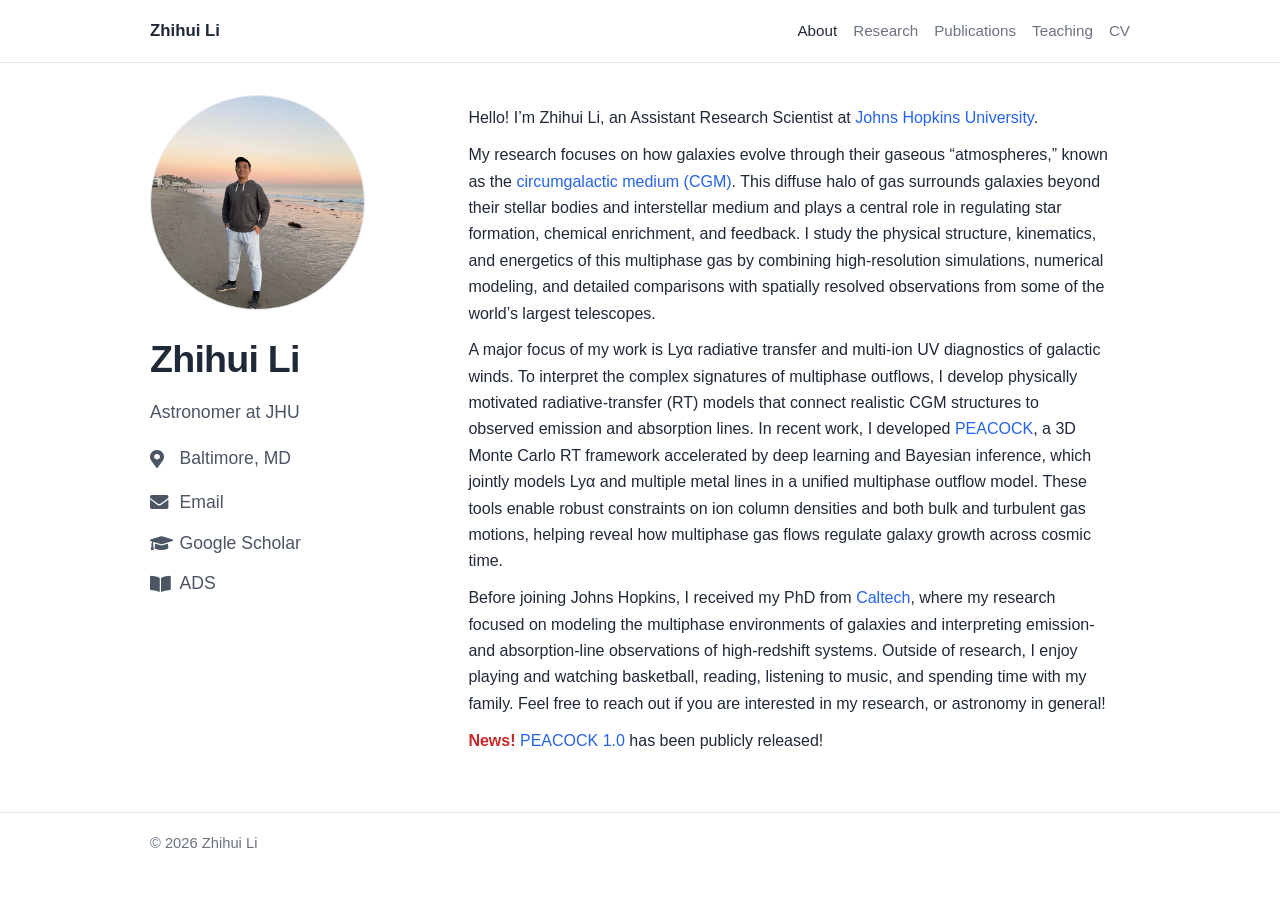
<file: index.html>
<!DOCTYPE html>
<html lang="en">
<head>
	<meta charset="utf-8" />
	<meta name="viewport" content="width=device-width, initial-scale=1" />
	<title>Zhihui Li</title>
	<link rel="stylesheet" href="assets/css/fontawesome-all.min.css" />
	<link rel="stylesheet" href="assets/css/site.css" />
	<script defer src="https://cloud.umami.is/script.js" data-website-id="86002db8-b729-41ef-81ea-08b7415d2f4f"></script>
</head>
<body class="home-page">
	<header class="site-header">
		<div class="container nav-wrap">
			<a class="site-name" href="index.html">Zhihui Li</a>
			<nav class="site-nav">
				<a class="active" href="index.html">About</a>
				<a href="research.html">Research</a>
				<a href="publications.html">Publications</a>
				<a href="teaching.html">Teaching</a>
				<a href="cv.html">CV</a>
			</nav>
		</div>
	</header>

	<main class="container page-layout">
		<aside class="left-sidebar">
			<section class="profile-card">
				<img class="card-avatar" src="images/selfie.jpg" alt="Zhihui Li" />
				<h2 class="card-name">Zhihui Li</h2>
				<p class="card-tags">Astronomer at JHU</p>
				<p class="card-affiliation">
					<i class="fas fa-map-marker-alt" aria-hidden="true"></i>
					<span>Baltimore, MD</span>
				</p>
				<ul class="card-links">
					<li>
						<a class="link-email" href="mailto:zli367@jh.edu">
							<i class="fas fa-envelope" aria-hidden="true"></i>
							<span>Email</span>
						</a>
					</li>
					<li>
						<a class="link-scholar" href="https://scholar.google.com/citations?user=3MVn1_MAAAAJ&amp;hl=en" target="_blank" rel="noopener noreferrer"
							data-goatcounter-click="google-scholar" data-goatcounter-title="Google Scholar" data-goatcounter-no-session="1">
							<i class="fas fa-graduation-cap" aria-hidden="true"></i>
							<span>Google Scholar</span>
						</a>
					</li>
					<li>
						<a class="link-ads" href="https://ui.adsabs.harvard.edu/search/p_=0&q=orcid%3A0000-0001-5113-7558&sort=date%20desc%2C%20bibcode%20desc" target="_blank" rel="noopener noreferrer">
							<i class="fas fa-book-open" aria-hidden="true"></i>
							<span>ADS</span>
						</a>
					</li>
				</ul>
			</section>
		</aside>

		<div class="main-content">
			<section>
				<div>
					<p>Hello! I’m Zhihui Li, an Assistant Research Scientist at <a href="https://physics-astronomy.jhu.edu/" target="_blank" rel="noopener noreferrer" style="text-decoration:none;border-bottom:0;box-shadow:none;background-image:none;">Johns Hopkins University</a>.</p>
					<p>
						My research focuses on how galaxies evolve through their gaseous “atmospheres,” known as the <a href="https://ui.adsabs.harvard.edu/abs/2017ARA%26A..55..389T/abstract" target="_blank" rel="noopener noreferrer" style="text-decoration:none;border-bottom:0;box-shadow:none;background-image:none;">circumgalactic medium (CGM)</a>.
						This diffuse halo of gas surrounds galaxies beyond their stellar bodies and interstellar medium and plays a central role
						in regulating star formation, chemical enrichment, and feedback. I study the physical structure, kinematics, and energetics
						of this multiphase gas by combining high-resolution simulations, numerical modeling, and detailed comparisons with
						spatially resolved observations from some of the world’s largest telescopes.
					</p>
					<p>
						A major focus of my work is Lyα radiative transfer and multi-ion UV diagnostics of galactic winds. To interpret the complex
						signatures of multiphase outflows, I develop physically motivated radiative-transfer (RT) models that connect realistic CGM
						structures to observed emission and absorption lines. In recent work, I developed <a href="https://arxiv.org/abs/2603.06546" target="_blank" rel="noopener noreferrer" style="text-decoration:none;border-bottom:0;box-shadow:none;background-image:none;">PEACOCK</a>, a 3D Monte Carlo RT
						framework accelerated by deep learning and Bayesian inference, which jointly models Lyα and multiple metal lines in a unified
						multiphase outflow model. These tools enable robust constraints on ion column densities and both bulk and turbulent gas motions,
						helping reveal how multiphase gas flows regulate galaxy growth across cosmic time.
					</p>
					<p>
						Before joining Johns Hopkins, I received my PhD from <a href="https://www.astro.caltech.edu/" target="_blank" rel="noopener noreferrer" style="text-decoration:none;border-bottom:0;box-shadow:none;background-image:none;">Caltech</a>, where my research focused on modeling the multiphase
						environments of galaxies and interpreting emission- and absorption-line observations of high-redshift systems. Outside of
						research, I enjoy playing and watching basketball, reading, listening to music, and spending time with my family. Feel free
						to reach out if you are interested in my research, or astronomy in general!
					</p>
					<p><strong style="color:#c62828;">News!</strong> <a href="https://peacock-rt.readthedocs.io/en/latest/" target="_blank" rel="noopener noreferrer" style="text-decoration:none;border-bottom:0;box-shadow:none;background-image:none;">PEACOCK 1.0</a> has been publicly released!</p>
				</div>
			</section>

		</div>
	</main>

	<footer class="site-footer">
		<div class="container">
			<p>&copy; 2026 Zhihui Li</p>
		</div>
	</footer>

	<script
		data-goatcounter="https://lzhastro.goatcounter.com/count"
		async
		src="//gc.zgo.at/count.js">
	</script>
</body>
</html>
</file>
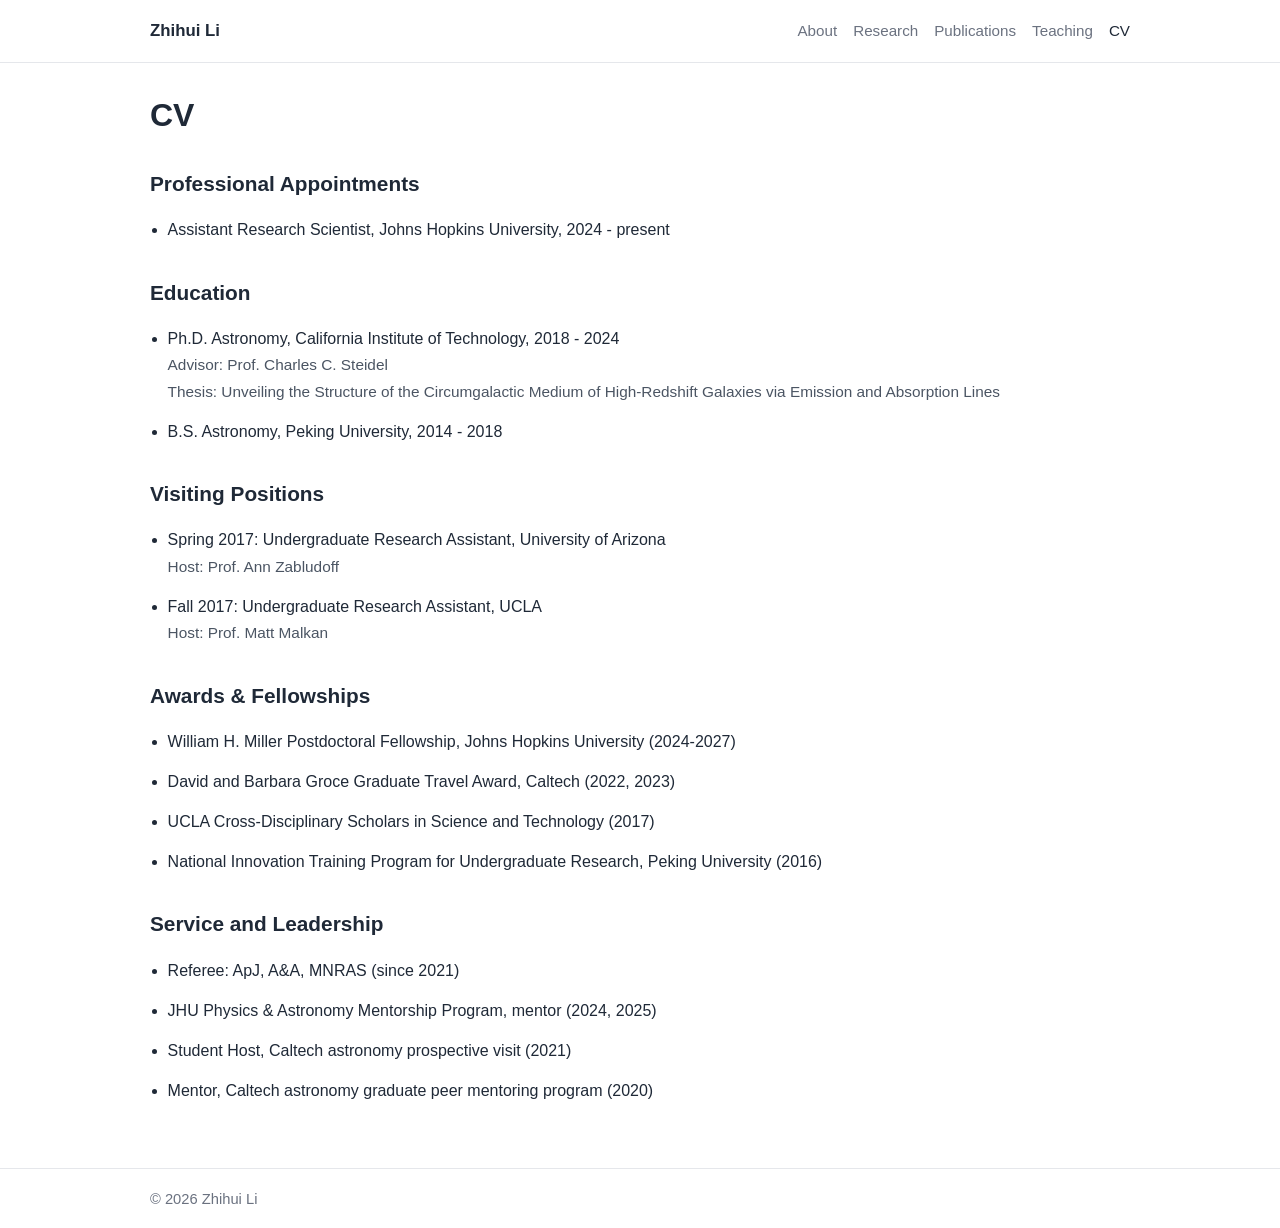
<file: cv.html>
<!DOCTYPE html>
<html lang="en">
<head>
	<meta charset="utf-8" />
	<meta name="viewport" content="width=device-width, initial-scale=1" />
	<title>CV - Zhihui Li</title>
	<link rel="stylesheet" href="assets/css/site.css" />
</head>
<body>
	<header class="site-header">
		<div class="container nav-wrap">
			<a class="site-name" href="index.html">Zhihui Li</a>
			<nav class="site-nav">
				<a href="index.html">About</a>
				<a href="research.html">Research</a>
				<a href="publications.html">Publications</a>
				<a href="teaching.html">Teaching</a>
				<a class="active" href="cv.html">CV</a>
			</nav>
		</div>
	</header>

	<main class="container">
		<section class="hero">
			<h1>CV</h1>
		</section>

		<section>
			<h2>Professional Appointments</h2>
			<ul class="item-list">
				<li>Assistant Research Scientist, Johns Hopkins University, 2024 - present</li>
			</ul>
		</section>

		<section>
			<h2>Education</h2>
			<ul class="item-list">
				<li>
					Ph.D. Astronomy, California Institute of Technology, 2018 - 2024<br />
					<span class="cv-subline">Advisor: Prof. Charles C. Steidel</span><br />
					<span class="cv-subline">Thesis: Unveiling the Structure of the Circumgalactic Medium of High-Redshift Galaxies via Emission and Absorption Lines</span>
				</li>
				<li>B.S. Astronomy, Peking University, 2014 - 2018</li>
			</ul>
		</section>

		<section>
			<h2>Visiting Positions</h2>
			<ul class="item-list">
				<li>
					Spring 2017: Undergraduate Research Assistant, University of Arizona<br />
					<span class="cv-subline">Host: Prof. Ann Zabludoff</span>
				</li>
				<li>
					Fall 2017: Undergraduate Research Assistant, UCLA<br />
					<span class="cv-subline">Host: Prof. Matt Malkan</span>
				</li>
			</ul>
		</section>

		<section>
			<h2>Awards &amp; Fellowships</h2>
			<ul class="item-list">
				<li>William H. Miller Postdoctoral Fellowship, Johns Hopkins University (2024-2027)</li>
				<li>David and Barbara Groce Graduate Travel Award, Caltech (2022, 2023)</li>
				<li>UCLA Cross-Disciplinary Scholars in Science and Technology (2017)</li>
				<li>National Innovation Training Program for Undergraduate Research, Peking University (2016)</li>
			</ul>
		</section>

		<section>
			<h2>Service and Leadership</h2>
			<ul class="item-list">
				<li>Referee: ApJ, A&amp;A, MNRAS (since 2021)</li>
				<li>JHU Physics &amp; Astronomy Mentorship Program, mentor (2024, 2025)</li>
				<li>Student Host, Caltech astronomy prospective visit (2021)</li>
				<li>Mentor, Caltech astronomy graduate peer mentoring program (2020)</li>
			</ul>
		</section>
	</main>

	<footer class="site-footer">
		<div class="container">
			<p>&copy; 2026 Zhihui Li</p>
		</div>
	</footer>
</body>
</html>
</file>
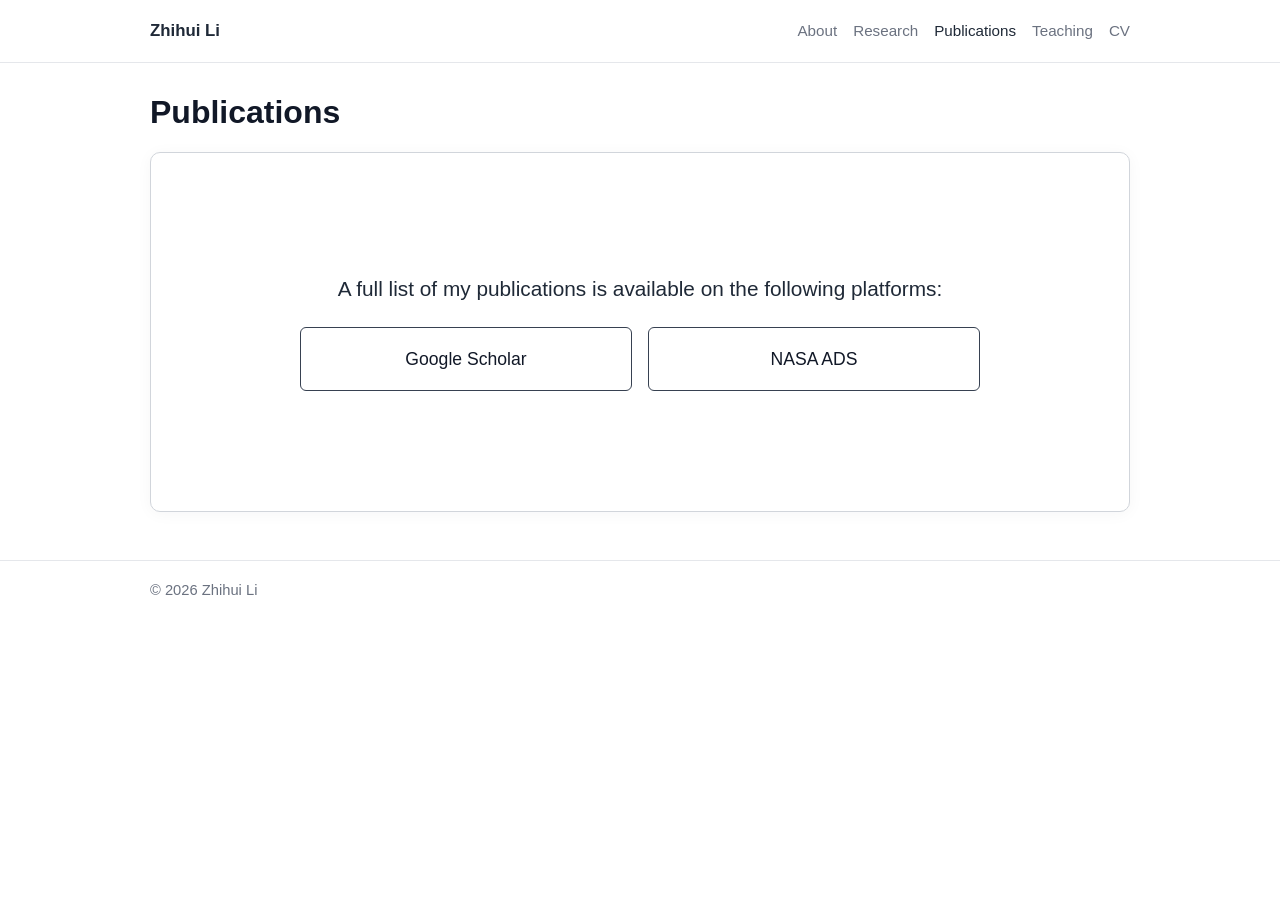
<file: publications.html>
<!DOCTYPE html>
<html lang="en">
<head>
	<meta charset="utf-8" />
	<meta name="viewport" content="width=device-width, initial-scale=1" />
	<title>Publications - Zhihui Li</title>
	<link rel="stylesheet" href="assets/css/site.css" />
</head>
<body class="publications-page">
	<header class="site-header">
		<div class="container nav-wrap">
			<a class="site-name" href="index.html">Zhihui Li</a>
			<nav class="site-nav">
				<a href="index.html">About</a>
				<a href="research.html">Research</a>
				<a class="active" href="publications.html">Publications</a>
				<a href="teaching.html">Teaching</a>
				<a href="cv.html">CV</a>
			</nav>
		</div>
	</header>

	<main class="container publications-main">
		<section class="publications-hero">
			<h1>Publications</h1>
		</section>

		<section class="research-platforms-card">
			<p>A full list of my publications is available on the following platforms:</p>
			<div class="platform-buttons refined">
				<button class="platform-btn refined" type="button" onclick="window.open('https://scholar.google.com/citations?user=3MVn1_MAAAAJ&amp;hl=en','_blank','noopener,noreferrer')"
					data-goatcounter-click="google-scholar" data-goatcounter-title="Google Scholar" data-goatcounter-no-session="1">Google Scholar</button>
				<button class="platform-btn refined" type="button" onclick="window.open('https://ui.adsabs.harvard.edu/search/p_=0&q=orcid%3A0000-0001-5113-7558&sort=date%20desc%2C%20bibcode%20desc','_blank','noopener,noreferrer')">NASA ADS</button>
			</div>
		</section>
	</main>

	<footer class="site-footer">
		<div class="container">
			<p>&copy; 2026 Zhihui Li</p>
		</div>
	</footer>
	<script defer src="https://gc.zgo.at/count.js"
		data-goatcounter="https://lzhastro.goatcounter.com/count"
		data-goatcounter-settings='{"no_onload":true}'
		onload="window.goatcounter.bind_events()"></script>
</body>
</html>
</file>
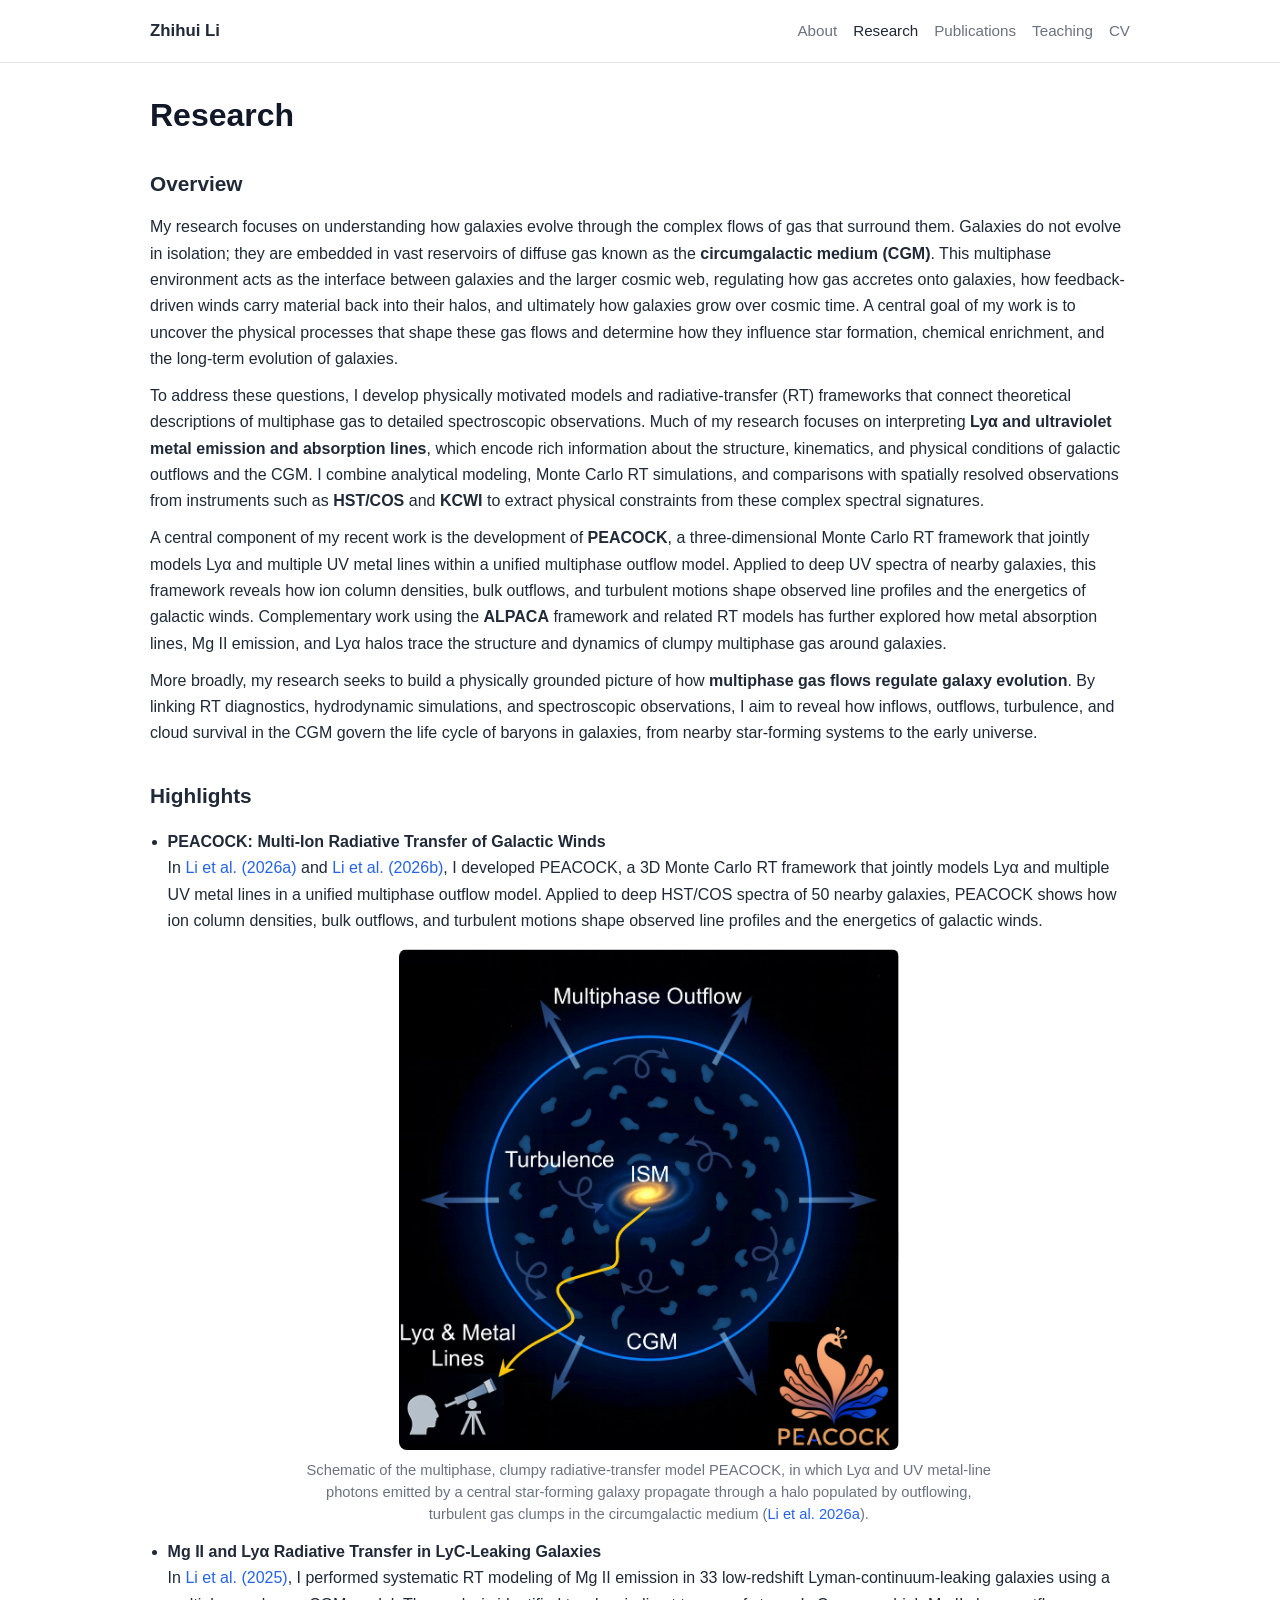
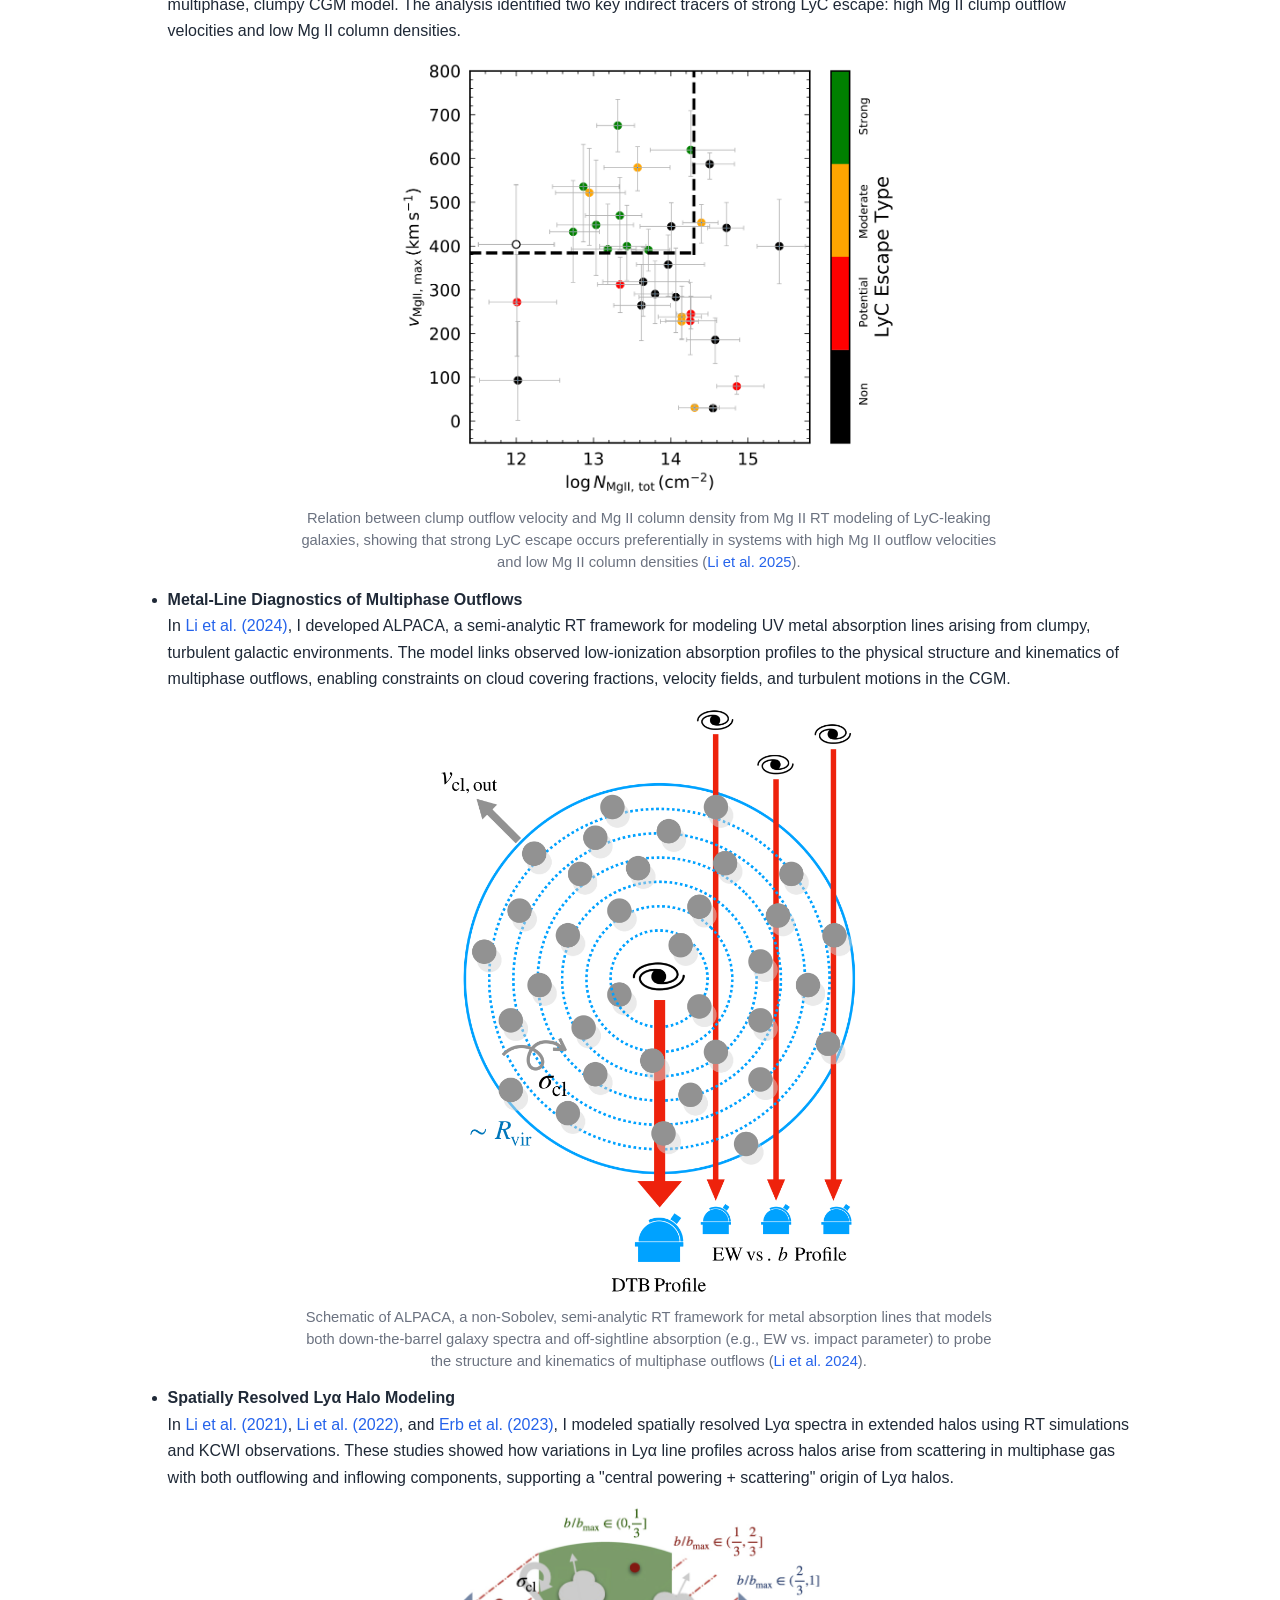
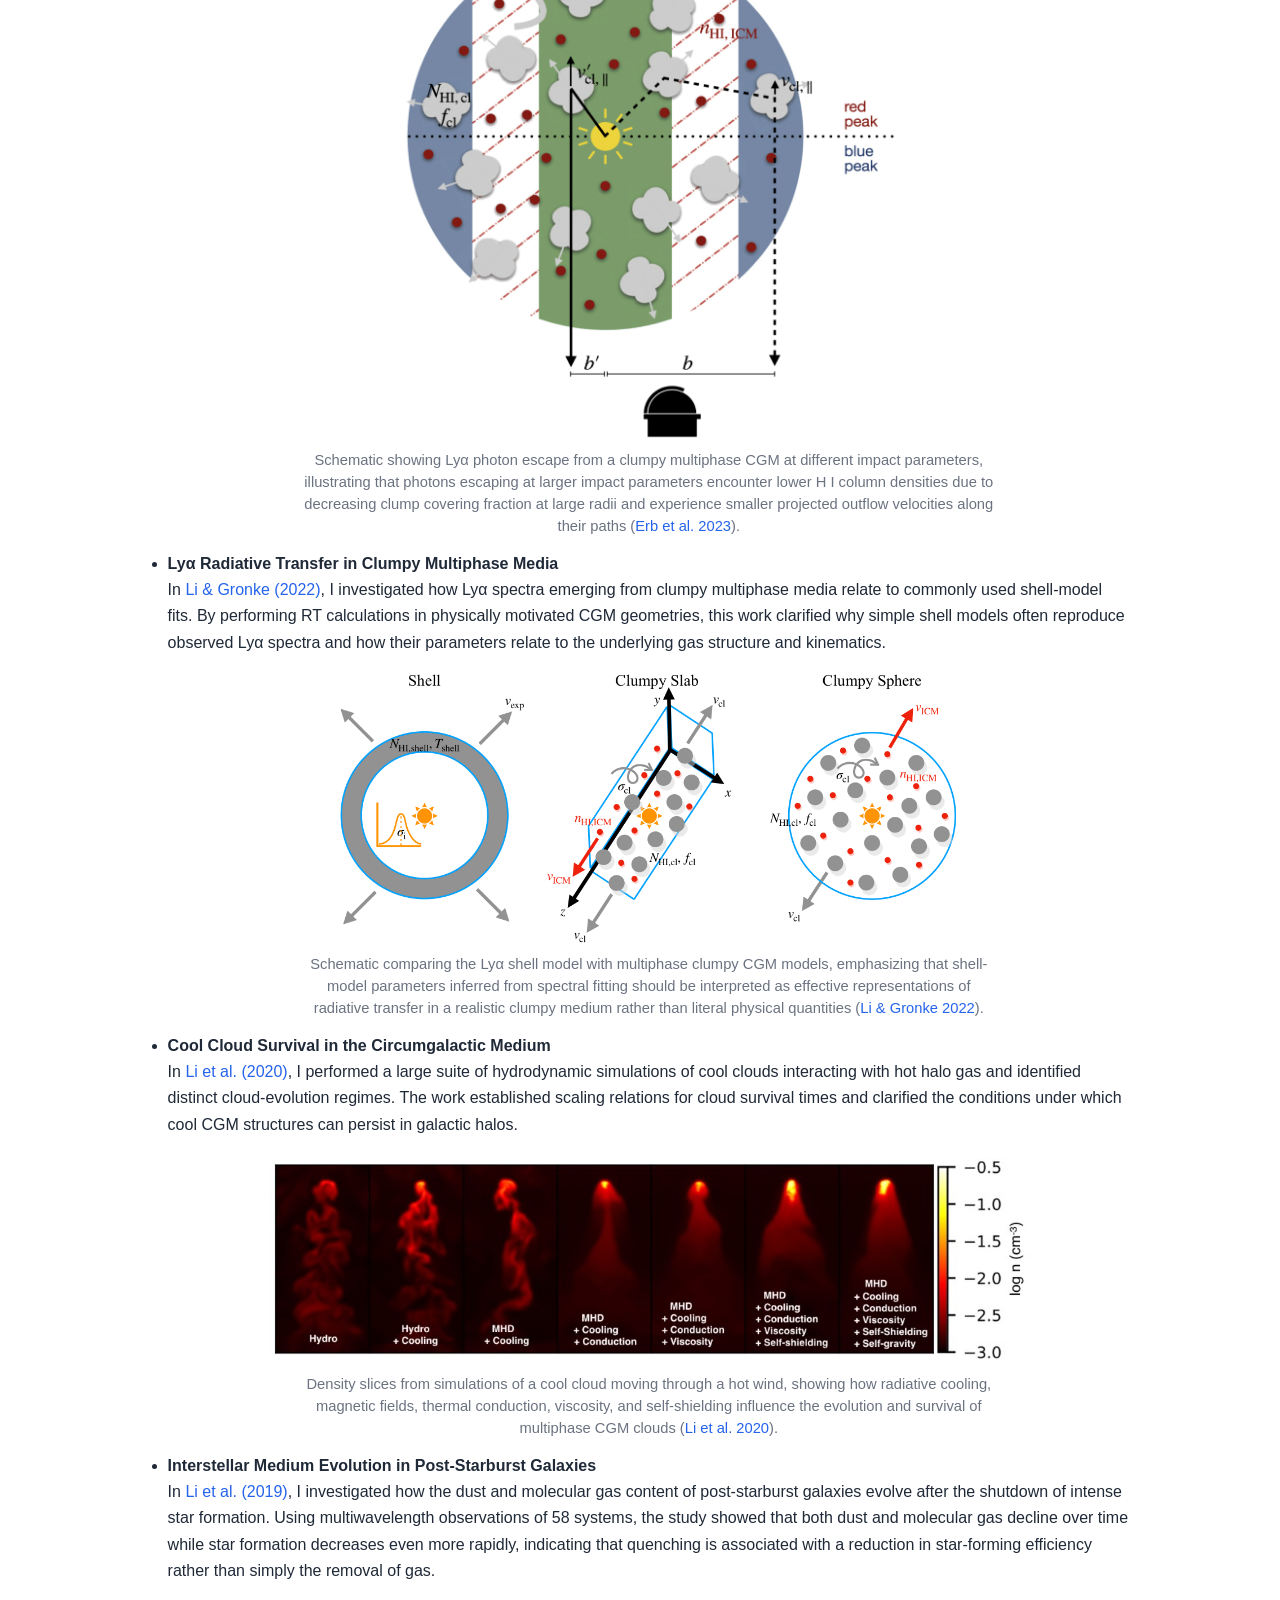
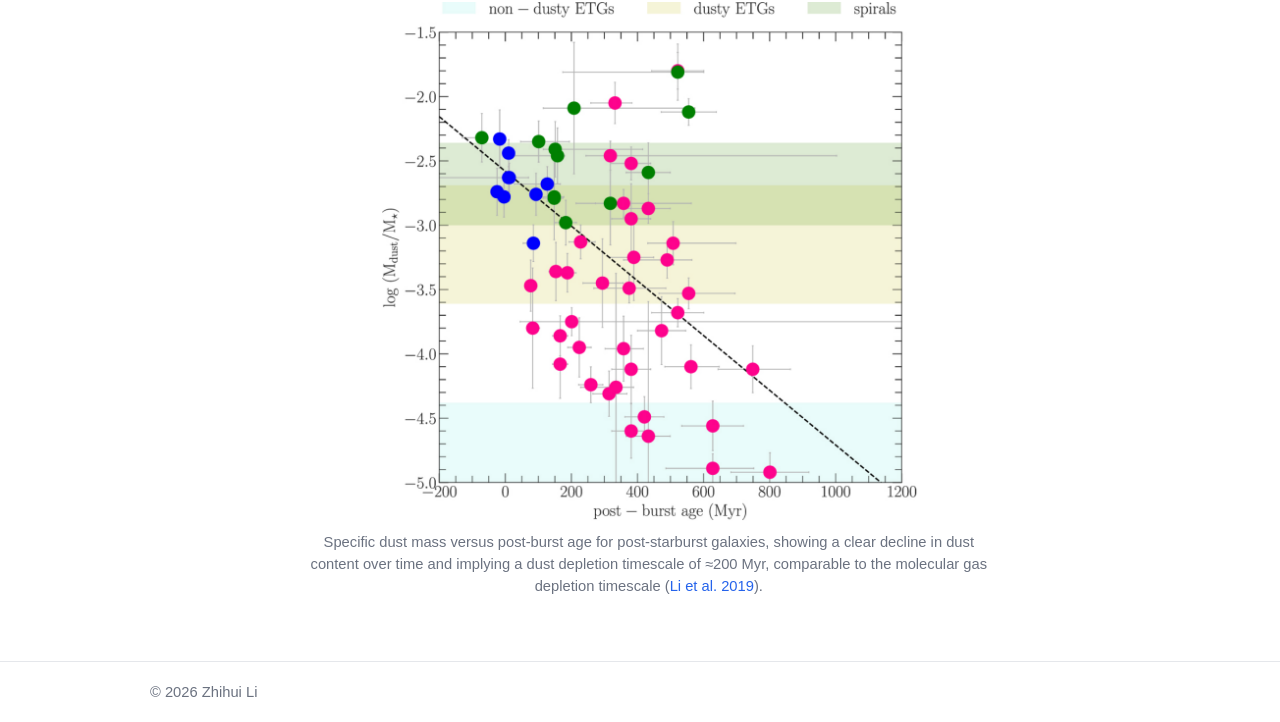
<file: research.html>
<!DOCTYPE html>
<html lang="en">
<head>
	<meta charset="utf-8" />
	<meta name="viewport" content="width=device-width, initial-scale=1" />
	<title>Research - Zhihui Li</title>
	<link rel="stylesheet" href="assets/css/site.css" />
	<style>
		.research-content a,
		.research-content a:link,
		.research-content a:visited,
		.research-content a:hover,
		.research-content a:focus,
		.research-content a:active,
		.research-content a * {
			text-decoration: none !important;
			text-decoration-line: none !important;
			-webkit-text-decoration: none !important;
			border-bottom: 0 !important;
			box-shadow: none !important;
			background-image: none !important;
		}
	</style>
</head>
<body>
	<header class="site-header">
		<div class="container nav-wrap">
			<a class="site-name" href="index.html">Zhihui Li</a>
			<nav class="site-nav">
				<a href="index.html">About</a>
				<a class="active" href="research.html">Research</a>
				<a href="publications.html">Publications</a>
				<a href="teaching.html">Teaching</a>
				<a href="cv.html">CV</a>
			</nav>
		</div>
	</header>

	<main class="container publications-main">
		<section class="publications-hero">
			<h1>Research</h1>
		</section>

		<section>
			<h2>Overview</h2>
			<p>
				My research focuses on understanding how galaxies evolve through the complex flows of gas that surround
				them. Galaxies do not evolve in isolation; they are embedded in vast reservoirs of diffuse gas known as
				the <strong>circumgalactic medium (CGM)</strong>. This multiphase environment acts as the interface between
				galaxies and the larger cosmic web, regulating how gas accretes onto galaxies, how feedback-driven winds
				carry material back into their halos, and ultimately how galaxies grow over cosmic time. A central goal
				of my work is to uncover the physical processes that shape these gas flows and determine how they influence
				star formation, chemical enrichment, and the long-term evolution of galaxies.
			</p>
			<p>
				To address these questions, I develop physically motivated models and radiative-transfer (RT) frameworks
				that connect theoretical descriptions of multiphase gas to detailed spectroscopic observations. Much of my
				research focuses on interpreting <strong>Lyα and ultraviolet metal emission and absorption lines</strong>,
				which encode rich information about the structure, kinematics, and physical conditions of galactic outflows
				and the CGM. I combine analytical modeling, Monte Carlo RT simulations, and comparisons with spatially
				resolved observations from instruments such as <strong>HST/COS</strong> and <strong>KCWI</strong> to extract
				physical constraints from these complex spectral signatures.
			</p>
			<p>
				A central component of my recent work is the development of <strong>PEACOCK</strong>, a three-dimensional
				Monte Carlo RT framework that jointly models Lyα and multiple UV metal lines within a unified multiphase
				outflow model. Applied to deep UV spectra of nearby galaxies, this framework reveals how ion column
				densities, bulk outflows, and turbulent motions shape observed line profiles and the energetics of galactic
				winds. Complementary work using the <strong>ALPACA</strong> framework and related RT models has further
				explored how metal absorption lines, Mg II emission, and Lyα halos trace the structure and dynamics of
				clumpy multiphase gas around galaxies.
			</p>
			<p>
				More broadly, my research seeks to build a physically grounded picture of how
				<strong>multiphase gas flows regulate galaxy evolution</strong>. By linking RT diagnostics, hydrodynamic
				simulations, and spectroscopic observations, I aim to reveal how inflows, outflows, turbulence, and cloud
				survival in the CGM govern the life cycle of baryons in galaxies, from nearby star-forming systems to the
				early universe.
			</p>
		</section>

		<section>
			<h2>Highlights</h2>
		</section>

		<section class="research-content">
			<ul class="item-list">
				<li>
					<strong>PEACOCK: Multi-Ion Radiative Transfer of Galactic Winds</strong><br />
					In <a href="https://arxiv.org/abs/2603.06546">Li et al. (2026a)</a> and
					<a href="https://arxiv.org/abs/2603.06568">Li et al. (2026b)</a>, I developed PEACOCK, a 3D Monte Carlo RT framework that
					jointly models Lyα and multiple UV metal lines in a unified multiphase outflow model. Applied to
					deep HST/COS spectra of 50 nearby galaxies, PEACOCK shows how ion column densities, bulk outflows,
					and turbulent motions shape observed line profiles and the energetics of galactic winds.
					<br />
					<img src="images/Schematic_CLASSY_new.pdf.png" alt="PEACOCK schematic" class="research-figure" style="width:500px;max-width:500px;height:auto;display:block;margin:0.9rem auto 0;" />
					<p class="research-caption">
						Schematic of the multiphase, clumpy radiative-transfer model PEACOCK, in which Lyα and UV metal-line photons emitted by a central star-forming galaxy propagate through a halo populated by outflowing, turbulent gas clumps in the circumgalactic medium (<a href="https://arxiv.org/abs/2603.06546">Li et al. 2026a</a>).
					</p>
				</li>
				<li>
					<strong>Mg II and Lyα Radiative Transfer in LyC-Leaking Galaxies</strong><br />
					In <a href="https://ui.adsabs.harvard.edu/abs/2025ApJ...991...49L/abstract">Li et al. (2025)</a>, I performed systematic RT modeling of Mg II emission in 33 low-redshift
					Lyman-continuum-leaking galaxies using a multiphase, clumpy CGM model. The analysis identified two key
					indirect tracers of strong LyC escape: high Mg II clump outflow velocities and low Mg II column
					densities.
					<br />
					<img src="images/vmax_NmgII_updated.pdf.png" alt="Mg II velocity-column relation" class="research-figure" style="width:500px;max-width:500px;height:auto;display:block;margin:0.9rem auto 0;" />
					<p class="research-caption">
						Relation between clump outflow velocity and Mg II column density from Mg II RT modeling of LyC-leaking galaxies, showing that strong LyC escape occurs preferentially in systems with high Mg II outflow velocities and low Mg II column densities (<a href="https://ui.adsabs.harvard.edu/abs/2025ApJ...991...49L/abstract">Li et al. 2025</a>).
					</p>
				</li>
				<li>
					<strong>Metal-Line Diagnostics of Multiphase Outflows</strong><br />
					In <a href="https://ui.adsabs.harvard.edu/abs/2024MNRAS.529..444L/abstract">Li et al. (2024)</a>, I developed ALPACA, a semi-analytic RT framework for
					modeling UV metal absorption lines arising from clumpy, turbulent galactic environments. The model
					links observed low-ionization absorption profiles to the physical structure and kinematics of
					multiphase outflows, enabling constraints on cloud covering fractions, velocity fields, and turbulent
					motions in the CGM.
					<br />
					<img src="images/schematic_new_ALPACA.pdf.png" alt="ALPACA schematic" class="research-figure" style="width:420px;max-width:420px;height:auto;display:block;margin:0.9rem auto 0;" />
					<p class="research-caption">
						Schematic of ALPACA, a non-Sobolev, semi-analytic RT framework for metal absorption lines that models both down-the-barrel galaxy spectra and off-sightline absorption (e.g., EW vs. impact parameter) to probe the structure and kinematics of multiphase outflows (<a href="https://ui.adsabs.harvard.edu/abs/2024MNRAS.529..444L/abstract">Li et al. 2024</a>).
					</p>
				</li>
				<li>
					<strong>Spatially Resolved Lyα Halo Modeling</strong><br />
					In <a href="https://ui.adsabs.harvard.edu/abs/2021MNRAS.502.2389L/abstract">Li et al. (2021)</a>,
					<a href="https://ui.adsabs.harvard.edu/abs/2022MNRAS.513.3414L/abstract">Li et al. (2022)</a>, and
					<a href="https://ui.adsabs.harvard.edu/abs/2023ApJ...953..118E/abstract">Erb et al. (2023)</a>, I modeled spatially resolved Lyα spectra in extended halos using RT simulations
					and KCWI observations. These studies showed how variations in Lyα line profiles across halos arise from
					scattering in multiphase gas with both outflowing and inflowing components, supporting a "central
					powering + scattering" origin of Lyα halos.
					<br />
					<img src="images/erb23.pdf.png" alt="Spatially resolved Lyalpha escape schematic" class="research-figure" style="width:500px;max-width:500px;height:auto;display:block;margin:0.9rem auto 0;" />
					<p class="research-caption">
						Schematic showing Lyα photon escape from a clumpy multiphase CGM at different impact parameters, illustrating that photons escaping at larger impact parameters encounter lower H I column densities due to decreasing clump covering fraction at large radii and experience smaller projected outflow velocities along their paths (<a href="https://ui.adsabs.harvard.edu/abs/2023ApJ...953..118E/abstract">Erb et al. 2023</a>).
					</p>
				</li>
				<li>
					<strong>Lyα Radiative Transfer in Clumpy Multiphase Media</strong><br />
					In <a href="https://ui.adsabs.harvard.edu/abs/2022MNRAS.513.5034L/abstract">Li &amp; Gronke (2022)</a>, I investigated how Lyα spectra emerging from clumpy multiphase media relate to
					commonly used shell-model fits. By performing RT calculations in physically
					motivated CGM geometries, this work clarified why simple shell models often reproduce observed Lyα
					spectra and how their parameters relate to the underlying gas structure and kinematics.
					<br />
					<img src="images/Schematic_shell_clumpy.pdf.png" alt="Shell model versus clumpy CGM schematic" class="research-figure" style="width:620px;max-width:620px;height:auto;display:block;margin:0.9rem auto 0;" />
					<p class="research-caption">
						Schematic comparing the Lyα shell model with multiphase clumpy CGM models, emphasizing that shell-model parameters inferred from spectral fitting should be interpreted as effective representations of radiative transfer in a realistic clumpy medium rather than literal physical quantities (<a href="https://ui.adsabs.harvard.edu/abs/2022MNRAS.513.5034L/abstract">Li &amp; Gronke 2022</a>).
					</p>
				</li>
				<li>
					<strong>Cool Cloud Survival in the Circumgalactic Medium</strong><br />
					In <a href="https://ui.adsabs.harvard.edu/abs/2020MNRAS.492.1841L/abstract">Li et al. (2020)</a>, I performed a large suite of hydrodynamic simulations of cool clouds interacting
					with hot halo gas and identified distinct cloud-evolution regimes. The work established scaling
					relations for cloud survival times and clarified the conditions under which cool CGM structures can
					persist in galactic halos.
					<br />
					<img src="images/Diff_Physics.png" alt="Density slices of cool cloud simulations" class="research-figure" style="width:760px;max-width:760px;height:auto;display:block;margin:0.9rem auto 0;" />
					<p class="research-caption">
						Density slices from simulations of a cool cloud moving through a hot wind, showing how radiative cooling, magnetic fields, thermal conduction, viscosity, and self-shielding influence the evolution and survival of multiphase CGM clouds (<a href="https://ui.adsabs.harvard.edu/abs/2020MNRAS.492.1841L/abstract">Li et al. 2020</a>).
					</p>
				</li>
				<li>
					<strong>Interstellar Medium Evolution in Post-Starburst Galaxies</strong><br />
					In <a href="https://ui.adsabs.harvard.edu/abs/2019ApJ...879..131L/abstract">Li et al. (2019)</a>, I investigated how the dust and molecular gas content of post-starburst galaxies
					evolve after the shutdown of intense star formation. Using multiwavelength observations of 58 systems,
					the study showed that both dust and molecular gas decline over time while star formation decreases even
					more rapidly, indicating that quenching is associated with a reduction in star-forming efficiency rather
					than simply the removal of gas.
					<br />
					<img src="images/PSB.pdf.png" alt="Specific dust mass versus post-burst age" class="research-figure" style="width:540px;max-width:540px;height:auto;display:block;margin:0.9rem auto 0;" />
					<p class="research-caption">
						Specific dust mass versus post-burst age for post-starburst galaxies, showing a clear decline in dust content over time and implying a dust depletion timescale of ≈200 Myr, comparable to the molecular gas depletion timescale (<a href="https://ui.adsabs.harvard.edu/abs/2019ApJ...879..131L/abstract">Li et al. 2019</a>).
					</p>
				</li>
			</ul>
		</section>
	</main>

	<footer class="site-footer">
		<div class="container">
			<p>&copy; 2026 Zhihui Li</p>
		</div>
	</footer>
</body>
</html>
</file>
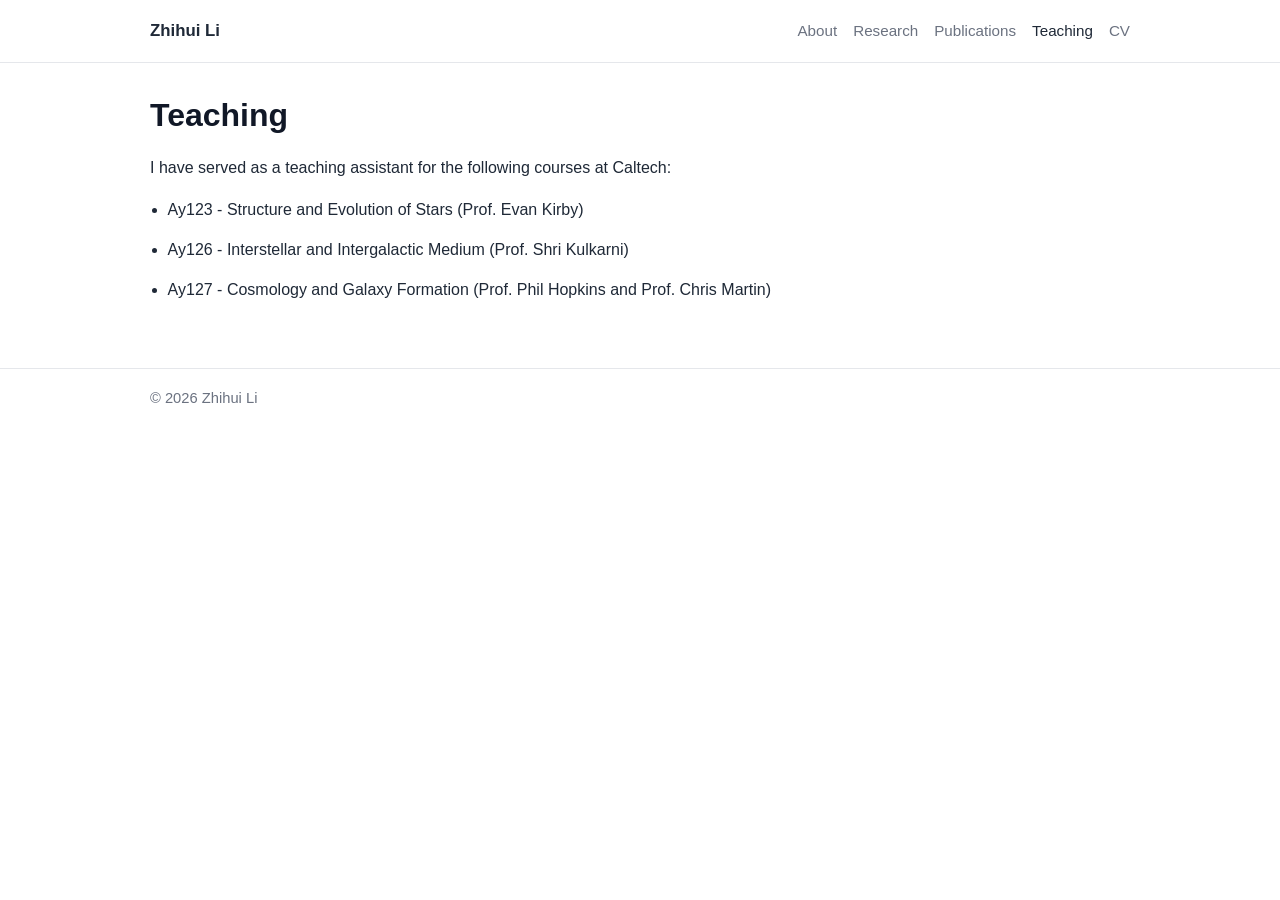
<file: teaching.html>
<!DOCTYPE html>
<html lang="en">
<head>
	<meta charset="utf-8" />
	<meta name="viewport" content="width=device-width, initial-scale=1" />
	<title>Teaching - Zhihui Li</title>
	<link rel="stylesheet" href="assets/css/site.css" />
</head>
<body>
	<header class="site-header">
		<div class="container nav-wrap">
			<a class="site-name" href="index.html">Zhihui Li</a>
			<nav class="site-nav">
				<a href="index.html">About</a>
				<a href="research.html">Research</a>
				<a href="publications.html">Publications</a>
				<a class="active" href="teaching.html">Teaching</a>
				<a href="cv.html">CV</a>
			</nav>
		</div>
	</header>

	<main class="container publications-main">
		<section class="publications-hero">
			<h1>Teaching</h1>
			<p>I have served as a teaching assistant for the following courses at Caltech:</p>
		</section>

		<section>
			<ul class="item-list">
				<li>Ay123 - Structure and Evolution of Stars (Prof. Evan Kirby)</li>
				<li>Ay126 - Interstellar and Intergalactic Medium (Prof. Shri Kulkarni)</li>
				<li>Ay127 - Cosmology and Galaxy Formation (Prof. Phil Hopkins and Prof. Chris Martin)</li>
			</ul>
		</section>
	</main>

	<footer class="site-footer">
		<div class="container">
			<p>&copy; 2026 Zhihui Li</p>
		</div>
	</footer>
</body>
</html>
</file>
<file: assets/css/site.css>
:root {
	--text: #1f2937;
	--muted: #6b7280;
	--line: #e5e7eb;
	--bg: #ffffff;
	--link: #2563eb;
}

* {
	box-sizing: border-box;
}

body {
	margin: 0;
	font-family: -apple-system, BlinkMacSystemFont, "Segoe UI", Roboto, Helvetica, Arial, sans-serif;
	color: var(--text);
	background: var(--bg);
	line-height: 1.65;
}

.container {
	width: min(980px, 92vw);
	margin: 0 auto;
}

.site-header {
	border-bottom: 1px solid var(--line);
	position: sticky;
	top: 0;
	background: #fff;
}

.nav-wrap {
	display: flex;
	justify-content: space-between;
	align-items: center;
	min-height: 62px;
}

.site-name {
	font-size: 1.05rem;
	font-weight: 600;
	color: var(--text);
	text-decoration: none;
}

.site-nav {
	display: flex;
	gap: 1rem;
	flex-wrap: wrap;
}

.site-nav a {
	color: var(--muted);
	text-decoration: none;
	font-size: 0.95rem;
	padding: 0.2rem 0;
}

.site-nav a:hover,
.site-nav a.active {
	color: var(--text);
}

main {
	padding: 2rem 0 3rem;
}

.page-layout {
	display: grid;
	grid-template-columns: 280px minmax(0, 1fr);
	gap: 2.4rem;
	align-items: start;
}

.left-sidebar {
	position: sticky;
	top: 84px;
}

.main-content {
	min-width: 0;
	max-width: 640px;
}

.hero {
	margin-bottom: 1.8rem;
}

.profile-card {
	border: 0;
	border-radius: 0;
	padding: 0;
	background: transparent;
	margin-bottom: 0;
}

.card-avatar {
	width: 215px;
	height: 215px;
	object-fit: cover;
	border-radius: 50%;
	display: block;
	margin-bottom: 1.1rem;
	border: 1px solid #e5e7eb;
	box-shadow: none;
}

.card-name {
	margin: 0.2rem 0 0.55rem;
	font-size: 2.35rem;
	letter-spacing: -0.02em;
}

.card-tags {
	margin: 0 0 1.05rem;
	font-size: 1.1rem;
	color: #4b5563;
}

.card-affiliation {
	margin: 0 0 0.9rem;
	font-size: 1.1rem;
	color: #4b5563;
	display: inline-flex;
	align-items: center;
	gap: 0.6rem;
}

.card-affiliation i {
	width: 1.25rem;
	font-size: 1.15rem;
}

.card-links {
	list-style: none;
	padding: 0;
	margin: 0;
}

.card-links li {
	margin-bottom: 0.7rem;
}

.card-links a {
	display: inline-flex;
	align-items: center;
	gap: 0.6rem;
	font-size: 1.1rem;
	color: #4b5563;
	text-decoration: none;
}

.card-links a span {
	font-size: 1.1rem;
}

.card-links a i {
	width: 1.25rem;
	font-size: 1.15rem;
}

.card-links a:hover {
	color: var(--text);
}

.visitor-widget {
	margin-top: 1rem;
}

.visitor-widget img {
	display: block;
	width: 210px;
	height: auto;
}

.link-email i {
	color: #4b5563;
}

.link-scholar i {
	color: #4b5563;
}

.link-ads i {
	color: #4b5563;
}

.home-page .site-header {
	position: static;
	border-bottom: 1px solid var(--line);
	background: #ffffff;
}

.home-page .site-name {
	font-size: 1.05rem;
	font-weight: 600;
	color: var(--text);
}

.home-page .site-nav {
	gap: 1rem;
}

.home-page .site-nav a {
	color: var(--muted);
	font-size: 0.95rem;
}

.home-page .site-nav a:hover,
.home-page .site-nav a.active {
	color: var(--text);
}

h1 {
	font-size: 2rem;
	line-height: 1.25;
	margin: 0 0 0.3rem;
}

.title-regular {
	font-weight: 500;
}

.subtitle {
	color: var(--muted);
	margin: 0;
}

h2 {
	font-size: 1.3rem;
	margin-top: 2rem;
	margin-bottom: 0.8rem;
}

h3 {
	font-size: 1.06rem;
	margin-top: 1.3rem;
	margin-bottom: 0.45rem;
}

p {
	margin: 0.65rem 0;
}

a {
	color: var(--link);
	text-decoration: none !important;
	text-decoration-line: none !important;
	-webkit-text-decoration: none !important;
}

a:visited,
a:hover,
a:focus,
a:active {
	text-decoration: none !important;
	text-decoration-line: none !important;
	-webkit-text-decoration: none !important;
}

/* Force-disable any underline-like effects globally. */
a,
a:link,
a:visited,
a:hover,
a:focus,
a:active,
a *,
a:link *,
a:visited *,
a:hover *,
a:focus *,
a:active * {
	text-decoration: none !important;
	text-decoration-line: none !important;
	-webkit-text-decoration: none !important;
	border-bottom: 0 !important;
	box-shadow: none !important;
	background-image: none !important;
}

.about-grid {
	display: grid;
	grid-template-columns: 180px 1fr;
	gap: 1.2rem;
	align-items: start;
}

.profile-image {
	width: 100%;
	max-width: 180px;
	border-radius: 10px;
	display: block;
}

.item-list {
	padding-left: 1.1rem;
}

.item-list li {
	margin-bottom: 0.85rem;
}

.publication-list li {
	margin-bottom: 0.7rem;
}

.site-footer {
	border-top: 1px solid var(--line);
	padding: 1.1rem 0;
	color: var(--muted);
	font-size: 0.92rem;
}

.site-footer p {
	margin: 0;
}

.research-platforms {
	max-width: 920px;
}

.research-platforms h1 {
	font-size: 4rem;
	font-weight: 500;
	margin-bottom: 1.2rem;
}

.research-platforms p {
	font-size: 2rem;
	margin-bottom: 1.8rem;
}

.platform-buttons {
	display: grid;
	grid-template-columns: repeat(2, minmax(0, 1fr));
	gap: 1.1rem;
}

.platform-btn {
	display: flex;
	align-items: center;
	justify-content: center;
	min-height: 72px;
	border: 1px solid #374151;
	border-radius: 8px;
	color: #111827;
	font-size: 1.7rem;
	background: #fff;
	cursor: pointer;
	font-family: inherit;
}

.platform-btn:hover {
	background: #f9fafb;
}

.publications-hero h1 {
	font-size: 2rem;
	font-weight: 700;
	margin: 0 0 1.25rem;
	color: #111827;
}

.research-platforms-card {
	border: 1px solid #d1d5db;
	border-radius: 10px;
	background: #fff;
	min-height: 360px;
	display: flex;
	flex-direction: column;
	align-items: center;
	justify-content: center;
	padding: 2.2rem 1.8rem;
	box-shadow: 0 2px 16px rgba(17, 24, 39, 0.04);
}

.research-platforms-card p {
	font-size: 1.3rem;
	color: #1f2937;
	margin: 0 0 1.3rem;
}

.platform-buttons.refined {
	width: min(680px, 100%);
	display: grid;
	grid-template-columns: repeat(2, minmax(0, 1fr));
	gap: 1rem;
}

.platform-btn.refined {
	min-height: 64px;
	border: 1.5px solid #374151;
	border-radius: 6px;
	font-size: 1.1rem;
	font-weight: 500;
	background: #ffffff;
	color: #111827;
	transition: all 0.2s ease;
}

.platform-btn.refined:hover {
	background: #111827;
	color: #ffffff;
	border-color: #111827;
	transform: translateY(-1px) scale(1.01);
}

.publications-page .publications-main {
	padding-top: 1.8rem;
}

.publications-page .research-platforms-card {
	margin-top: 0.35rem;
}

.research-content a,
.research-content a:link,
.research-content a:visited,
.research-content a:hover,
.research-content a:focus,
.research-content a:active {
	text-decoration: none !important;
	text-decoration-line: none !important;
	-webkit-text-decoration: none !important;
	border-bottom: 0 !important;
	box-shadow: none !important;
	background-image: none !important;
}

.research-figure {
	display: block;
	width: min(100%, 240px);
	margin: 0.9rem auto 0;
	border-radius: 8px;
}

.research-caption {
	max-width: 700px;
	margin: 0.55rem auto 0;
	text-align: center;
	color: #6b7280;
	font-size: 0.92rem;
	line-height: 1.5;
}

.cv-subline {
	color: #4b5563;
	font-size: 0.96rem;
}

@media (max-width: 720px) {
	.page-layout {
		grid-template-columns: 1fr;
		gap: 1.3rem;
	}

	.left-sidebar {
		position: static;
	}

	.nav-wrap {
		flex-direction: column;
		align-items: flex-start;
		padding: 0.7rem 0;
	}

	.about-grid {
		grid-template-columns: 1fr;
	}

	.profile-image {
		max-width: 160px;
	}

	.profile-card {
		max-width: 100%;
	}

	.card-avatar {
		width: 180px;
		height: 180px;
	}

	.research-platforms h1 {
		font-size: 2.4rem;
	}

	.research-platforms p {
		font-size: 1.2rem;
	}

	.platform-buttons {
		grid-template-columns: 1fr;
	}

	.platform-btn {
		font-size: 1.2rem;
		min-height: 60px;
	}

	.publications-hero h1 {
		font-size: 2rem;
	}

	.research-platforms-card {
		min-height: 280px;
		padding: 1.5rem 1rem;
	}

	.research-platforms-card p {
		font-size: 1.05rem;
		text-align: center;
	}

	.platform-btn.refined {
		font-size: 1rem;
		min-height: 62px;
	}
}
</file>
